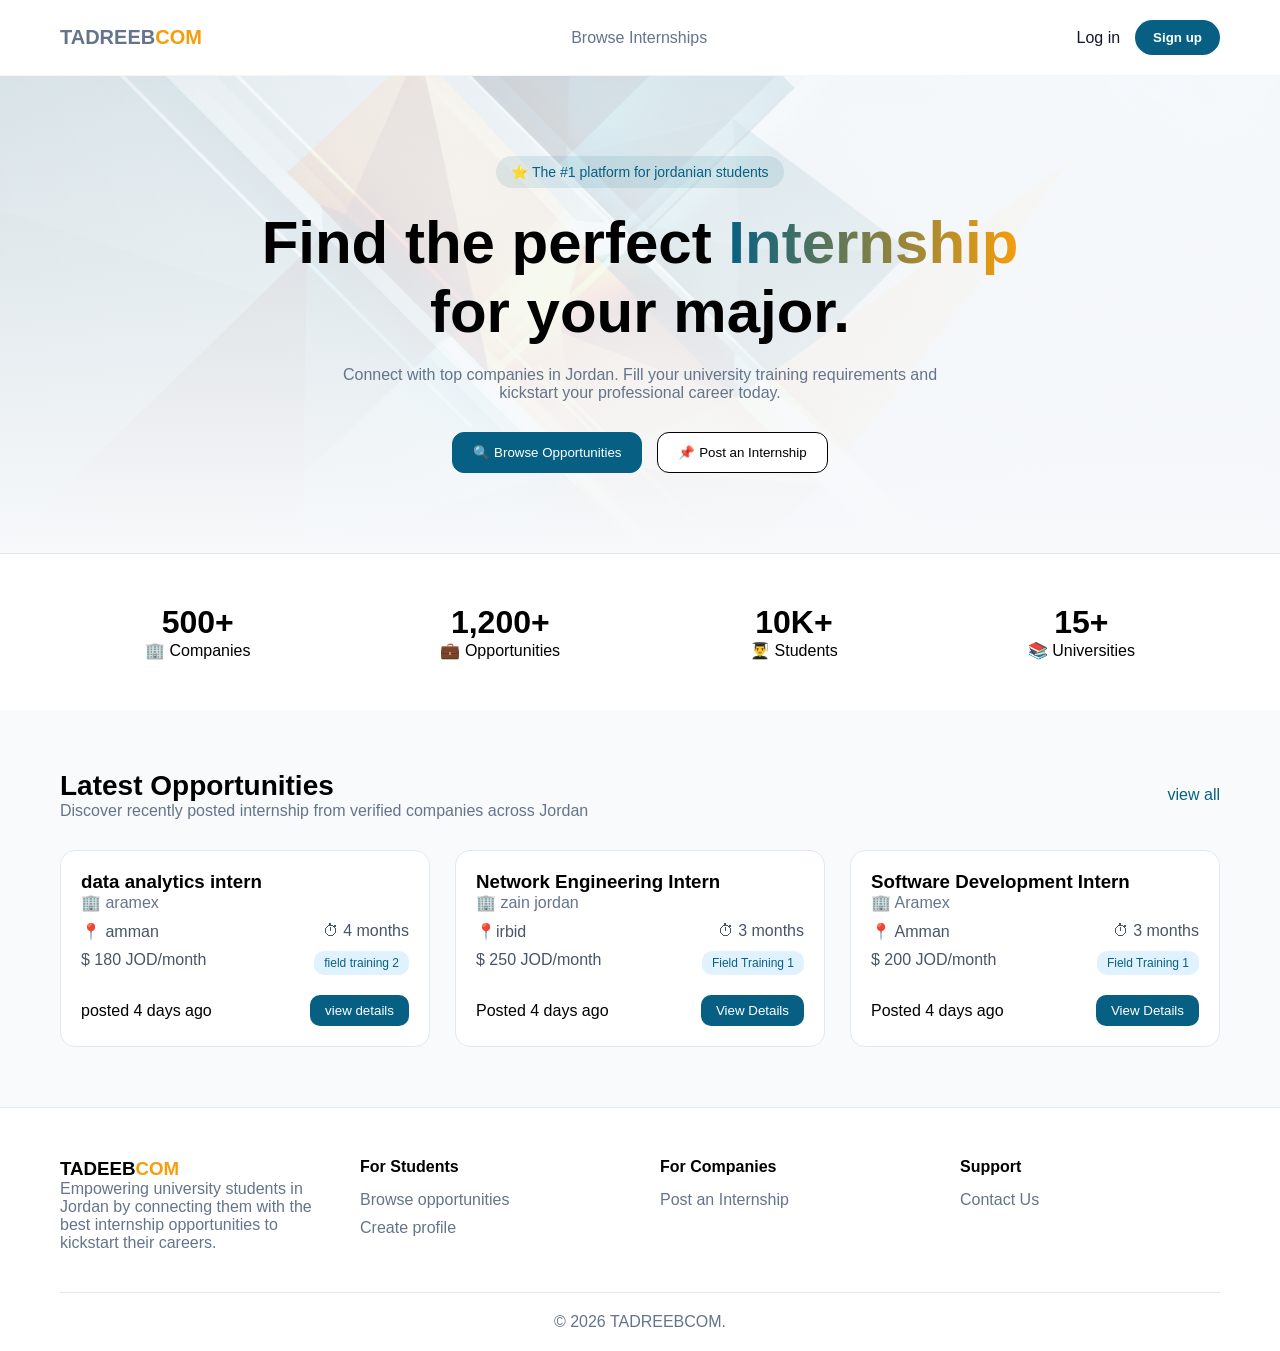
<file: index.html>
<!DOCTYPE html>
<html lang="en">
<head>
    <meta charset="UTF-8">
    <meta name="viewport" content="width=device-width, initial-scale=1.0">
    <title>TADREEBCOM</title>
    <link rel="stylesheet" href="style.css">

</head>
<body>
    <!-- nav bar -->
    <header class="navbar">
        
                <div class="logo">
                    <a href="index.html">TADREEB<span>COM</span></a>
                </div>

                <nav>
                    <a href="student-dashboard.html">Browse Internships</a>
                </nav>

                <div class="auth">
                    <a href="login.html" class="login">Log in</a>
                    <a href="signup.html"><button class="signup">Sign up</button></a>
                </div>
    </header>
    <!-- hero section -->

    <section class="hero">
        <div class="badge">
            ⭐ The #1 platform for jordanian students
        </div>
        <h1>
            Find the perfect 
            <span class="gradient-text">Internship</span>
            <br> for your major.
        </h1>
        <p>
            Connect with top companies in Jordan. Fill your university training
            requirements and kickstart your professional career today.
        </p>

        <div class="buttons">
            <a href="student-dashboard.html"><button class="primary">🔍 Browse Opportunities</button></a>
            <a href="post-internship.html"><button class="secondary">📌 Post an Internship</button></a>
        </div>


    </section>

    <!-- stats -->
     <section class="stats">
        <div class="stat">
            <h2>500+</h2>
            <p>🏢 Companies</p>
        </div>

        <div class="stat">
            <h2>1,200+</h2>
            <p>💼 Opportunities</p>
        </div>

        <div class="stat">
            <h2>10K+</h2>
            <p> 👨‍🎓 Students</p>
        </div>

        <div class="stat">
            <h2>15+</h2>
            <p>📚 Universities</p>
        </div>

     </section>

     <!-- latest opportunities -->
     <section class="opportunities">
        <div class="section-header">
            <div>
                <h2>Latest Opportunities</h2>
                <p>Discover recently posted internship from verified companies across Jordan</p>
            </div>
            <a href="student-dashboard.html">view all</a>
        </div>

        <div class="cards">
            <!-- card1 -->
            <div class="card">
                <h3>data analytics intern</h3>
                <p class="company">🏢 aramex</p>
                
                <div class="info">
                    <span>📍 amman </span>
                    <span>⏱ 4 months</span>
                </div>
                <div class="info">
                    <span>$ 180 JOD/month</span>
                    <span class="tag">field training 2</span>
                </div>
                <div class="card-footer">
                    <span>posted 4 days ago</span>
                    <a href="internship-details.html"><button>view details</button></a>
                </div>
            </div>

            <!-- card2 -->
            <div class="card">
                <h3>Network Engineering Intern</h3>
                <p class="company">🏢 zain jordan</p>
                <div class="info">
                    <span>📍irbid</span>
                    <span>⏱ 3 months</span>
                </div>
                <div class="info">
                    <span>$ 250 JOD/month</span>
                    <span class="tag">Field Training 1</span>
                </div>  

                <div class="card-footer">
                    <span>Posted 4 days ago</span>
                    <a href="internship-details.html"><button>View Details</button></a>
                </div>
            </div>
            <!-- CARD 3 -->
            <div class="card">
                <h3>Software Development Intern</h3>
                <p class="company">🏢 Aramex</p>

                <div class="info">
                    <span>📍 Amman</span>
                    <span>⏱ 3 months</span>
                </div>

                <div class="info">
                    <span>$ 200 JOD/month</span>
                    <span class="tag">Field Training 1</span>
                </div>
                <div class="card-footer">
                    <span>Posted 4 days ago</span>
                    <a href="internship-details.html"><button>View Details</button></a>
                </div>
            </div>



        </div>
     </section>
    <!-- footer -->
    <footer class="footer">
        <div class="footer-container">

            <div class="footer-col">
                <h3 class="logo">TADEEB<span>COM</span></h3>
                <p>
                    Empowering university students in Jordan by connecting them with the best internship
                    opportunities to kickstart their careers.
                </p>
            </div>

            <div class="footer-col">
                <h4>For Students</h4>
                <a href="#">Browse opportunities</a>
                <a href="signup.html">Create profile</a>
                       
            </div>
            <div class="footer-col">
                <h4>For Companies</h4>
                <a href="#">Post an Internship</a>
                
            </div>

            <div class="footer-col">
                <h4>Support</h4>
                <a href="#">Contact Us</a>
            </div>
        </div>

        <div class="footer-bottom">
            © 2026 TADREEBCOM. 
        </div>

    </footer>


</body>
</html>
</file>
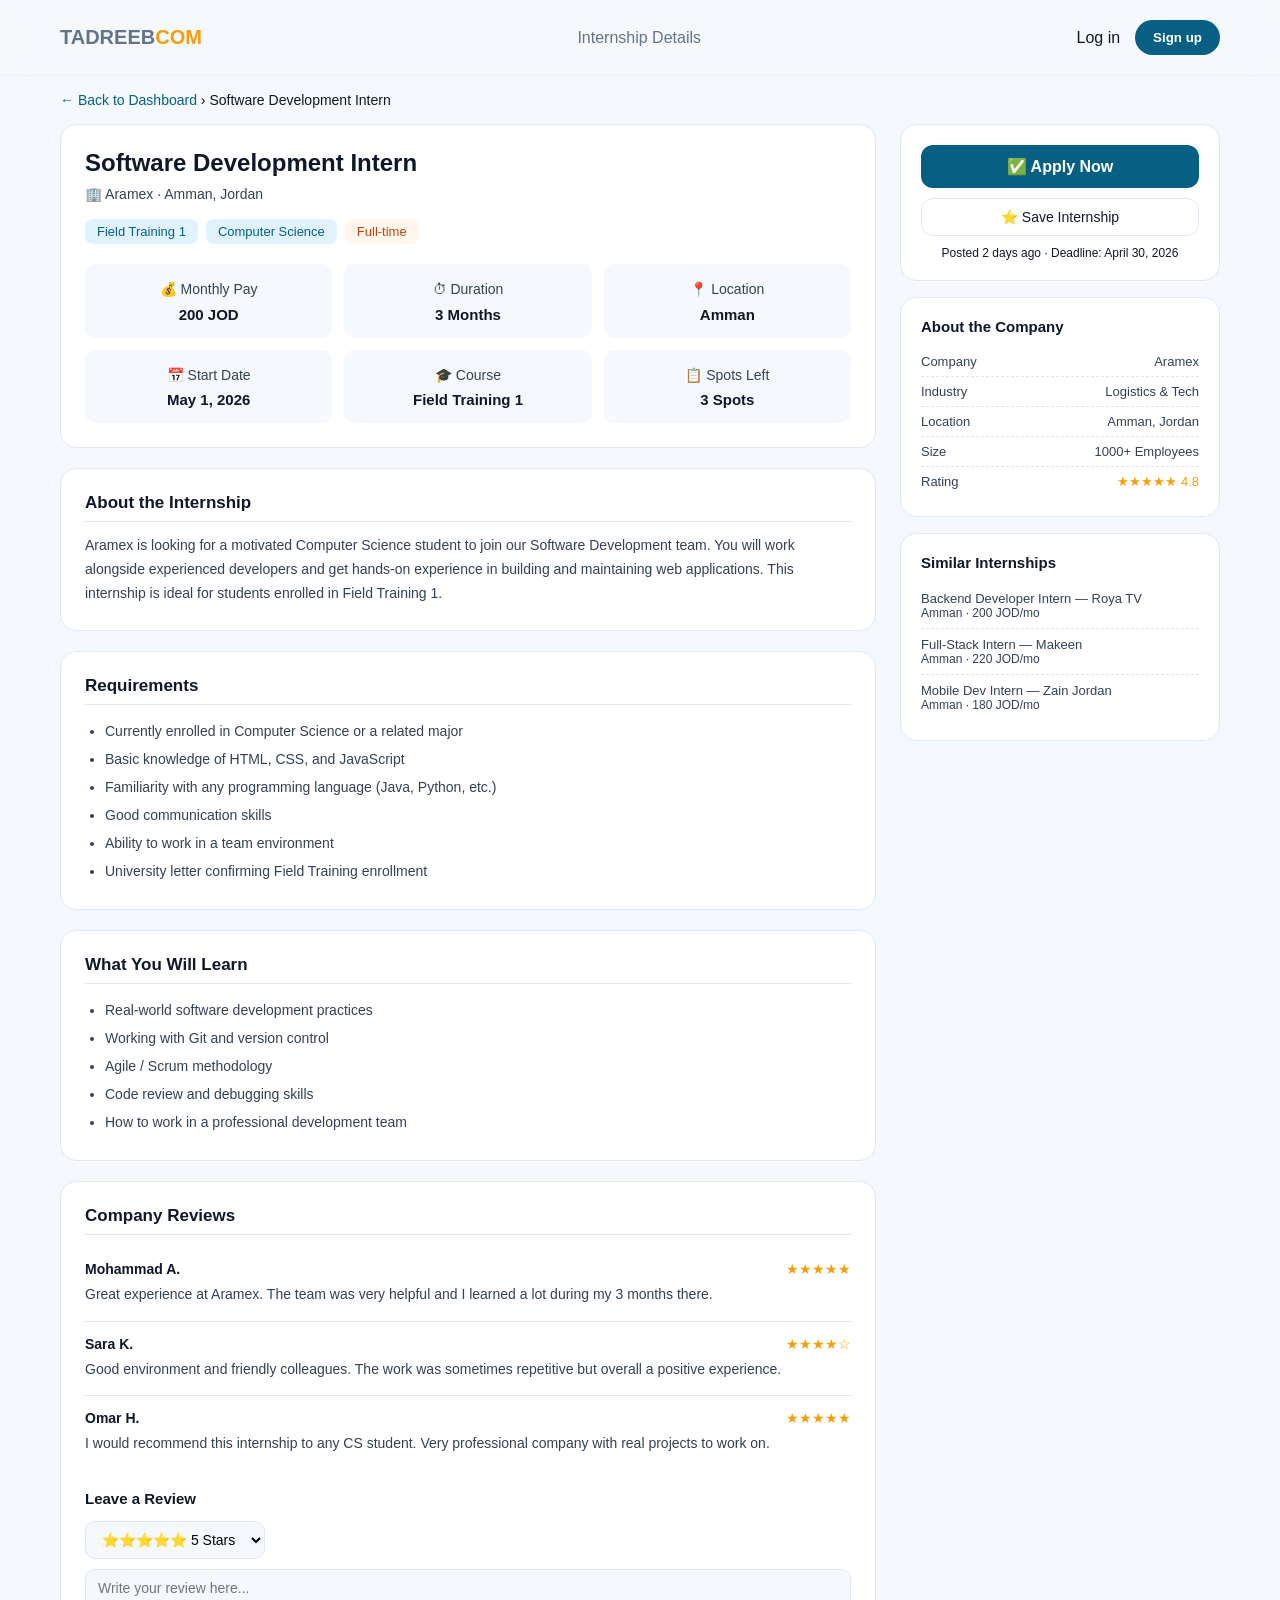
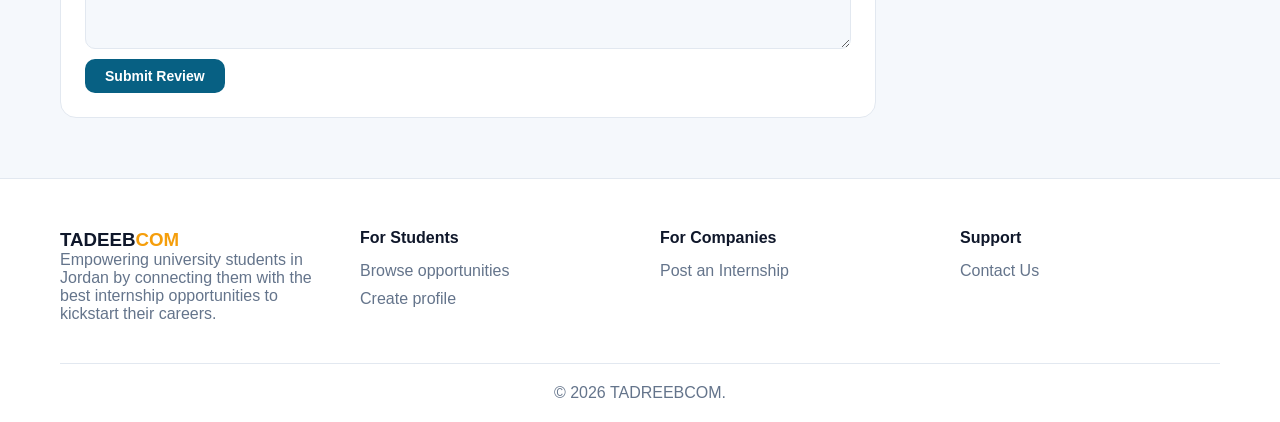
<file: internship-details.html>
<!DOCTYPE html>
<html lang="en">
<head>
    <meta charset="UTF-8">
    <meta name="viewport" content="width=device-width, initial-scale=1.0">
    <title>TADREEBCOM - Internship Details</title>
    <link rel="stylesheet" href="intern-detail.css">
</head>
<body>

<header class="navbar">
  <div class="logo">
      <a href="index.html">TADREEB<span>COM</span></a>
      </div>

                <nav>
                    <a href="student-dashboard.html">Internship Details</a>
                </nav>

                <div class="auth">
                    <a href="login.html" class="login">Log in</a>
                    <a href="signup.html"><button class="signup">Sign up</button></a>
                </div>
    </header>

<div class="breadcrumb">
    <a href="student-dashboard.html">← Back to Dashboard</a> › Software Development Intern
</div>

<div class="page-wrapper">

    <!-- LEFT -->
    <div class="main-content">

        <div class="detail-card">
            <div class="job-header">
                <h1>Software Development Intern</h1>
                <p class="company-info">🏢 Aramex · Amman, Jordan</p>
                <div class="tags-row">
                    <span class="tag">Field Training 1</span>
                    <span class="tag">Computer Science</span>
                    <span class="tag tag-orange">Full-time</span>
                </div>
            </div>
            <div class="info-grid">
                <div class="info-item"><p>💰 Monthly Pay</p><strong>200 JOD</strong></div>
                <div class="info-item"><p>⏱ Duration</p><strong>3 Months</strong></div>
                <div class="info-item"><p>📍 Location</p><strong>Amman</strong></div>
                <div class="info-item"><p>📅 Start Date</p><strong>May 1, 2026</strong></div>
                <div class="info-item"><p>🎓 Course</p><strong>Field Training 1</strong></div>
                <div class="info-item"><p>📋 Spots Left</p><strong id="spotsLeft">3 Spots</strong></div>
            </div>
        </div>

        <div class="detail-card">
            <h2 class="section-title">About the Internship</h2>
            <p>Aramex is looking for a motivated Computer Science student to join our Software Development team. You will work alongside experienced developers and get hands-on experience in building and maintaining web applications. This internship is ideal for students enrolled in Field Training 1.</p>
        </div>

        <div class="detail-card">
            <h2 class="section-title">Requirements</h2>
            <ul>
                <li>Currently enrolled in Computer Science or a related major</li>
                <li>Basic knowledge of HTML, CSS, and JavaScript</li>
                <li>Familiarity with any programming language (Java, Python, etc.)</li>
                <li>Good communication skills</li>
                <li>Ability to work in a team environment</li>
                <li>University letter confirming Field Training enrollment</li>
            </ul>
        </div>

        <div class="detail-card">
            <h2 class="section-title">What You Will Learn</h2>
            <ul>
                <li>Real-world software development practices</li>
                <li>Working with Git and version control</li>
                <li>Agile / Scrum methodology</li>
                <li>Code review and debugging skills</li>
                <li>How to work in a professional development team</li>
            </ul>
        </div>

        <div class="detail-card">
            <h2 class="section-title">Company Reviews</h2>

            <div id="reviewsList">
                <div class="review-item">
                    <div class="review-header">
                        <span class="reviewer-name">Mohammad A.</span>
                        <span class="stars">★★★★★</span>
                    </div>
                    <p class="review-text">Great experience at Aramex. The team was very helpful and I learned a lot during my 3 months there.</p>
                </div>
                <div class="review-item">
                    <div class="review-header">
                        <span class="reviewer-name">Sara K.</span>
                        <span class="stars">★★★★☆</span>
                    </div>
                    <p class="review-text">Good environment and friendly colleagues. The work was sometimes repetitive but overall a positive experience.</p>
                </div>
                <div class="review-item">
                    <div class="review-header">
                        <span class="reviewer-name">Omar H.</span>
                        <span class="stars">★★★★★</span>
                    </div>
                    <p class="review-text">I would recommend this internship to any CS student. Very professional company with real projects to work on.</p>
                </div>
            </div>

            <h3 style="font-size:15px; margin-top:20px; margin-bottom:8px;">Leave a Review</h3>
            <div class="review-form">
                <select id="reviewRating">
                    <option value="5">⭐⭐⭐⭐⭐ 5 Stars</option>
                    <option value="4">⭐⭐⭐⭐ 4 Stars</option>
                    <option value="3">⭐⭐⭐ 3 Stars</option>
                    <option value="2">⭐⭐ 2 Stars</option>
                    <option value="1">⭐ 1 Star</option>
                </select>
                <textarea id="reviewText" placeholder="Write your review here..."></textarea>
                <button class="submit-review" onclick="submitReview()">Submit Review</button>
            </div>
        </div>

    </div>

    <!-- RIGHT SIDEBAR -->
    <div class="sidebar">

        <div class="sidebar-card">
            <button class="apply-btn" id="applyBtn" onclick="applyNow()">✅ Apply Now</button>
            <button class="save-side-btn" id="saveBtn" onclick="toggleSave()">⭐ Save Internship</button>
            <div class="success-msg" id="successMsg">✅ Application submitted successfully!</div>
            <p style="font-size:12px; color:var(--muted); margin-top:10px; text-align:center;">
                Posted 2 days ago · Deadline: April 30, 2026
            </p>
        </div>

        <div class="sidebar-card">
            <h4>About the Company</h4>
            <div class="company-detail-row"><span>Company</span><span>Aramex</span></div>
            <div class="company-detail-row"><span>Industry</span><span>Logistics & Tech</span></div>
            <div class="company-detail-row"><span>Location</span><span>Amman, Jordan</span></div>
            <div class="company-detail-row"><span>Size</span><span>1000+ Employees</span></div>
            <div class="company-detail-row"><span>Rating</span><span style="color:var(--span);">★★★★★ 4.8</span></div>
        </div>

        <div class="sidebar-card">
            <h4>Similar Internships</h4>
            <div class="similar-item">Backend Developer Intern — Roya TV<span>Amman · 200 JOD/mo</span></div>
            <div class="similar-item">Full-Stack Intern — Makeen<span>Amman · 220 JOD/mo</span></div>
            <div class="similar-item">Mobile Dev Intern — Zain Jordan<span>Amman · 180 JOD/mo</span></div>
        </div>

    </div>
</div>

 <footer class="footer">
        <div class="footer-container">

            <div class="footer-col">
                <h3 class="logo">TADEEB<span>COM</span></h3>
                <p>
                    Empowering university students in Jordan by connecting them with the best internship
                    opportunities to kickstart their careers.
                </p>
            </div>

            <div class="footer-col">
                <h4>For Students</h4>
                <a href="#">Browse opportunities</a>
                <a href="signup.html">Create profile</a>
                       
            </div>
            <div class="footer-col">
                <h4>For Companies</h4>
                <a href="#">Post an Internship</a>
                
            </div>

            <div class="footer-col">
                <h4>Support</h4>
                <a href="#">Contact Us</a>
            </div>
        </div>

        <div class="footer-bottom">
            © 2026 TADREEBCOM. 
        </div>

    </footer>

<script>
    let applied = false;
    let saved = false;
    let spots = 3;

    function applyNow() {
        if (applied) return;
        applied = true;

        // Update button
        const btn = document.getElementById('applyBtn');
        btn.textContent = '✅ Applied!';
        btn.disabled = true;

        // Show success message
        document.getElementById('successMsg').style.display = 'block';

        // Reduce spots
        spots--;
        document.getElementById('spotsLeft').textContent = spots + ' Spots';
    }

    function toggleSave() {
        saved = !saved;
        const btn = document.getElementById('saveBtn');
        if (saved) {
            btn.textContent = '⭐ Saved!';
            btn.classList.add('saved');
        } else {
            btn.textContent = '⭐ Save Internship';
            btn.classList.remove('saved');
        }
    }

    function submitReview() {
        const text = document.getElementById('reviewText').value.trim();
        if (!text) {
            alert('Please write your review first.');
            return;
        }

        const rating = document.getElementById('reviewRating').value;
        const stars = '★'.repeat(parseInt(rating)) + '☆'.repeat(5 - parseInt(rating));

        const newReview = document.createElement('div');
        newReview.className = 'review-item';
        newReview.innerHTML = `
            <div class="review-header">
                <span class="reviewer-name">You</span>
                <span class="stars">${stars}</span>
            </div>
            <p class="review-text">${text}</p>
        `;

        document.getElementById('reviewsList').appendChild(newReview);
        document.getElementById('reviewText').value = '';
        document.getElementById('reviewRating').value = '5';
    }
</script>

</body>
</html>
</file>
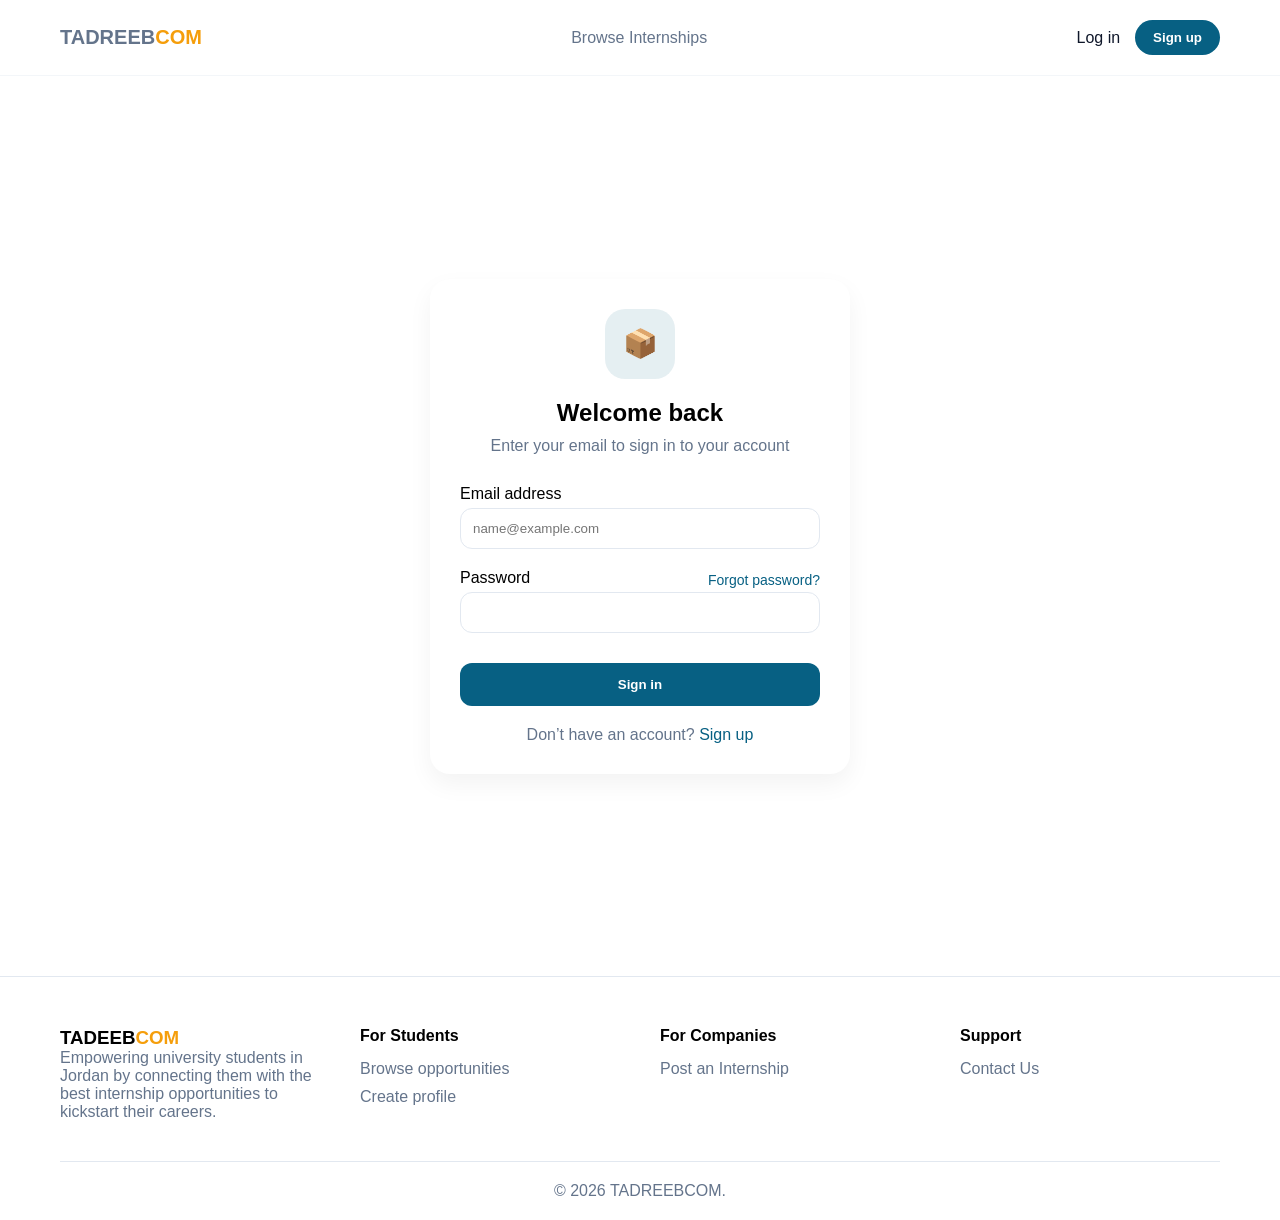
<file: login.html>
<!DOCTYPE html>
<html lang="en">
<head>
  <meta charset="UTF-8">
  <meta name="viewport" content="width=device-width, initial-scale=1.0">
  <title>TADREEBCOM</title>
  <link rel="stylesheet" href="auth.css">
</head>
<body>
      <header class="navbar">
        
                <div class="logo">
                    <a href="index.html">TADREEB<span>COM</span></a>
                </div>

                <nav>
                    <a href="student-dashboard.html">Browse Internships</a>
                </nav>

                <div class="auth">
                    <a href="login.html" class="login">Log in</a>
                    <a href="signup.html"><button class="signup">Sign up</button></a>
                </div>
    </header>
<div class="login-container">

  <div class="login-card">

    <!-- ICON -->
    <div class="login-icon">📦</div>

    <!-- TITLE -->
    <h2>Welcome back</h2>
    <p class="subtitle">Enter your email to sign in to your account</p>

    <!-- FORM -->
    <form>

      <label>Email address</label>
      <input type="email" placeholder="name@example.com">

      <div class="password-row">
        <label>Password</label>
        <a href="#">Forgot password?</a>
      </div>
      <input type="password">

      <button class="login-btn">Sign in</button>

    </form>

    <!-- FOOTER -->
    <p class="signup-text">
      Don’t have an account?
      <a href="signup.html">Sign up</a>
    </p>

  </div>

</div>

     <footer class="footer">
        <div class="footer-container">

            <div class="footer-col">
                <h3 class="logo">TADEEB<span>COM</span></h3>
                <p>
                    Empowering university students in Jordan by connecting them with the best internship
                    opportunities to kickstart their careers.
                </p>
            </div>

            <div class="footer-col">
                <h4>For Students</h4>
                <a href="#">Browse opportunities</a>
                <a href="signup.html">Create profile</a>
                       
            </div>
            <div class="footer-col">
                <h4>For Companies</h4>
                <a href="#">Post an Internship</a>
                
            </div>

            <div class="footer-col">
                <h4>Support</h4>
                <a href="#">Contact Us</a>
            </div>
        </div>

        <div class="footer-bottom">
            © 2026 TADREEBCOM. 
        </div>

    </footer>
</body>
</html>
</file>
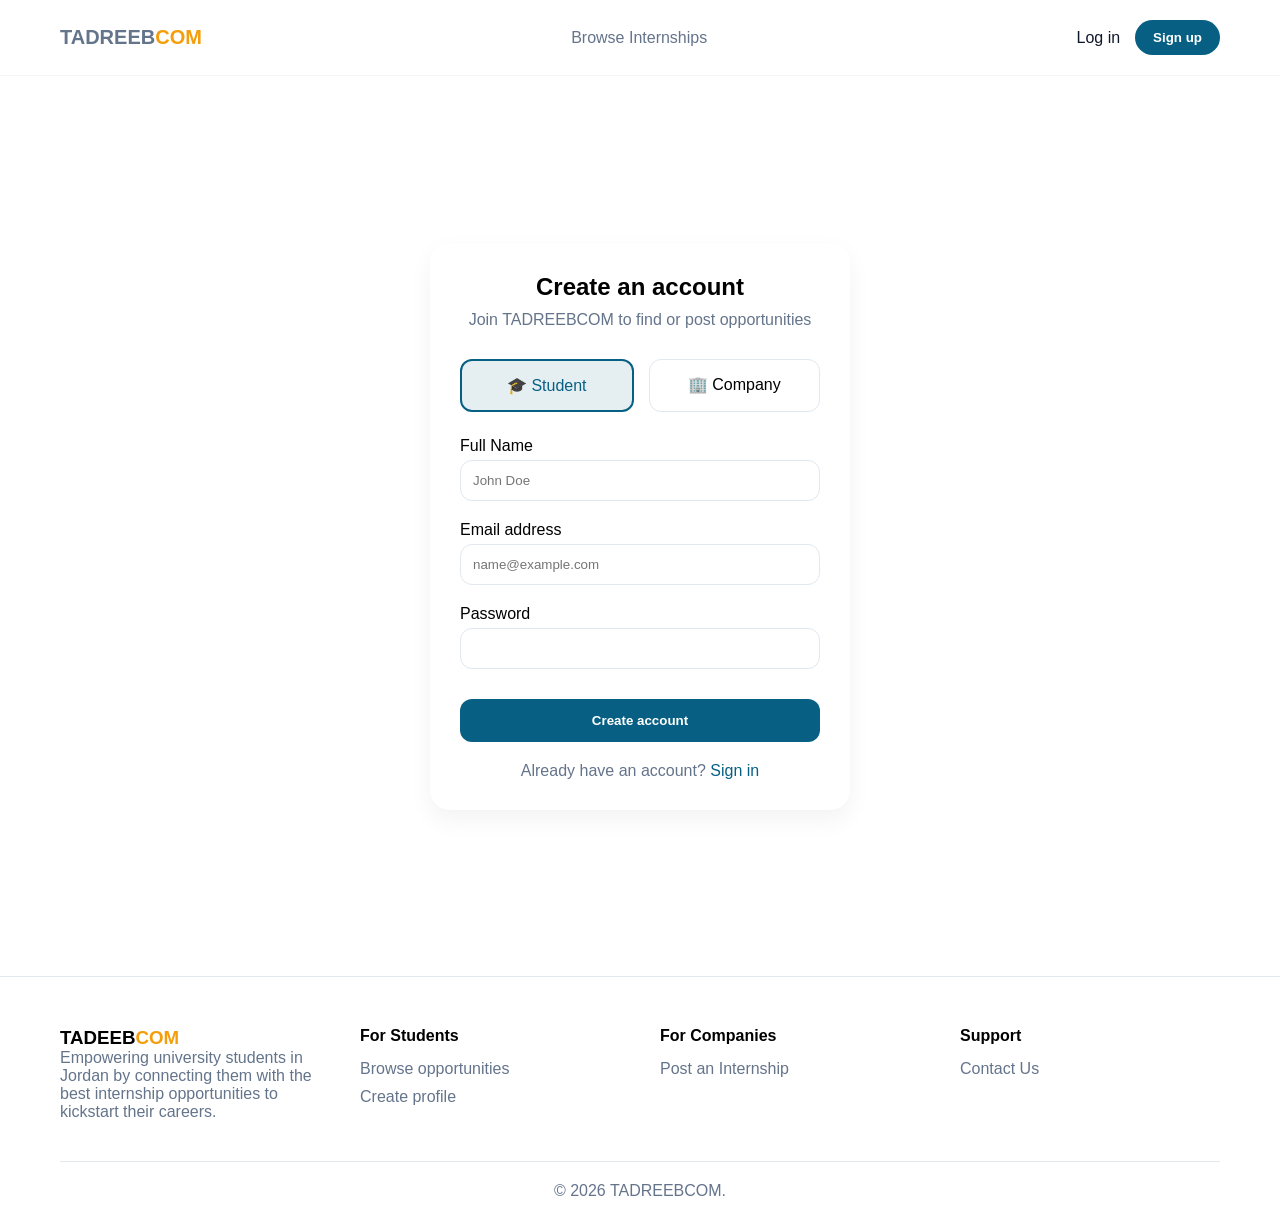
<file: signup.html>
<!DOCTYPE html>
<html lang="en">
<head>
    <meta charset="UTF-8">
    <meta name="viewport" content="width=device-width, initial-scale=1.0">
    <title>TADREEBCOM</title>
    <link rel="stylesheet" href="auth.css">
</head>
<body>
        <header class="navbar">
        
                <div class="logo">
                    <a href="index.html">TADREEB<span>COM</span></a>
                </div>

                <nav>
                    <a href="student-dashboard.html">Browse Internships</a>
                </nav>

                <div class="auth">
                    <a href="login.html" class="login">Log in</a>
                    <a href="signup.html"><button class="signup">Sign up</button></a>
                </div>
    </header>

<div class="login-container">

  <div class="login-card">

    <h2>Create an account</h2>
    <p class="subtitle">Join TADREEBCOM to find or post opportunities</p>

    <!-- USER TYPE -->
    <div class="user-type">
      <div class="type active" data-type="student">🎓 Student</div>
      <div class="type" data-type="company">🏢 Company</div>
    </div>

    <!-- FORM -->
    <form>

      <label>Full Name</label>
      <input type="text" placeholder="John Doe">

      <label>Email address</label>
      <input type="email" placeholder="name@example.com">

      <label>Password</label>
      <input type="password">

      <button class="login-btn">Create account</button>

    </form>

    <p class="signup-text">
      Already have an account? <a href="login.html">Sign in</a>
    </p>

  </div>

</div>




 <footer class="footer">
        <div class="footer-container">

            <div class="footer-col">
                <h3 class="logo">TADEEB<span>COM</span></h3>
                <p>
                    Empowering university students in Jordan by connecting them with the best internship
                    opportunities to kickstart their careers.
                </p>
            </div>

            <div class="footer-col">
                <h4>For Students</h4>
                <a href="#">Browse opportunities</a>
                <a href="signup.html">Create profile</a>
                       
            </div>
            <div class="footer-col">
                <h4>For Companies</h4>
                <a href="#">Post an Internship</a>
                
            </div>

            <div class="footer-col">
                <h4>Support</h4>
                <a href="#">Contact Us</a>
            </div>
        </div>

        <div class="footer-bottom">
            © 2026 TADREEBCOM. 
        </div>

    </footer>
    <script src="bt-switch.js"></script>

</body>
</html>
</file>
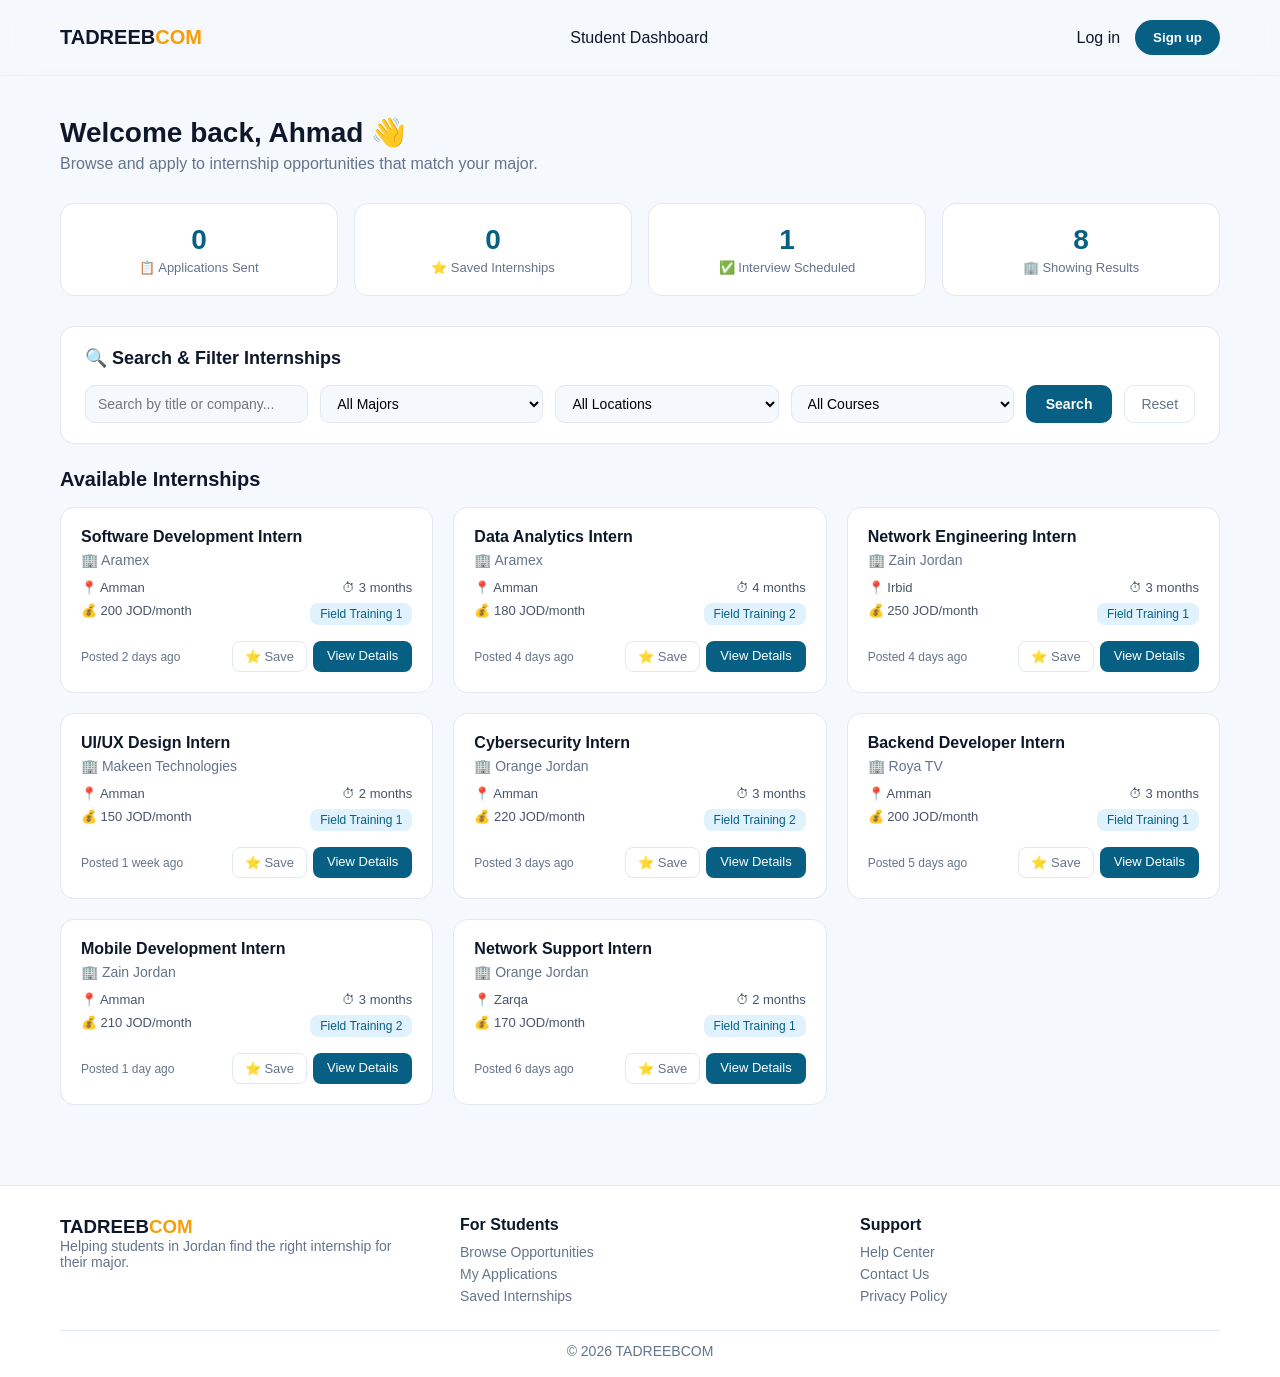
<file: student-dashboard.html>
<!DOCTYPE html>
<html lang="en">
<head>
    <meta charset="UTF-8">
    <meta name="viewport" content="width=device-width, initial-scale=1.0">
    <title>TADREEBCOM - Student Dashboard</title>
    <link rel="stylesheet" href="std-dash.css">
</head>
<body>

 <header class="navbar">
        
                <div class="logo">
                    <a href="index.html">TADREEB<span>COM</span></a>
                </div>

                <nav>
                    <a href="student-dashboard.html">Student Dashboard</a>
                </nav>

                <div class="auth">
                    <a href="login.html" class="login">Log in</a>
                    <a href="signup.html"><button class="signup">Sign up</button></a>
                </div>
    </header>

<main class="page-wrapper">

    <div class="welcome">
        <h1>Welcome back, Ahmad 👋</h1>
        <p>Browse and apply to internship opportunities that match your major.</p>
    </div>

    <div class="stats-row">
        <div class="stat-card">
            <h3 id="stat-applied">0</h3>
            <p>📋 Applications Sent</p>
        </div>
        <div class="stat-card">
            <h3 id="stat-saved">0</h3>
            <p>⭐ Saved Internships</p>
        </div>
        <div class="stat-card">
            <h3>1</h3>
            <p>✅ Interview Scheduled</p>
        </div>
        <div class="stat-card">
            <h3 id="stat-showing">8</h3>
            <p>🏢 Showing Results</p>
        </div>
    </div>

    <div class="filter-section">
        <h2>🔍 Search & Filter Internships</h2>
        <div class="filters">
            <input type="text" id="searchInput" placeholder="Search by title or company..." />
            <select id="filterMajor">
                <option value="">All Majors</option>
                <option value="cs">Computer Science</option>
                <option value="network">Network Engineering</option>
                <option value="design">UI/UX Design</option>
                <option value="security">Cybersecurity</option>
            </select>
            <select id="filterLocation">
                <option value="">All Locations</option>
                <option value="amman">Amman</option>
                <option value="irbid">Irbid</option>
                <option value="zarqa">Zarqa</option>
            </select>
            <select id="filterCourse">
                <option value="">All Courses</option>
                <option value="ft1">Field Training 1</option>
                <option value="ft2">Field Training 2</option>
            </select>
            <button class="search-btn" onclick="applyFilters()">Search</button>
            <button class="reset-btn" onclick="resetFilters()">Reset</button>
        </div>
    </div>

    <h2 class="section-title">Available Internships</h2>
    <div class="no-results" id="noResults">😕 No internships found. Try different filters.</div>
    <div class="cards-grid" id="cardsGrid"></div>

</main>

<footer class="footer">
    <div class="footer-container">
        <div class="footer-col">
            <h3 class="logo">TADREEB<span>COM</span></h3>
            <p>Helping students in Jordan find the right internship for their major.</p>
        </div>
        <div class="footer-col">
            <h4>For Students</h4>
            <a href="#">Browse Opportunities</a>
            <a href="#">My Applications</a>
            <a href="#">Saved Internships</a>
        </div>
        <div class="footer-col">
            <h4>Support</h4>
            <a href="#">Help Center</a>
            <a href="#">Contact Us</a>
            <a href="#">Privacy Policy</a>
        </div>
    </div>
    <div class="footer-bottom">© 2026 TADREEBCOM</div>
</footer>

<script src="std-dash.js"></script>

</body>
</html>
</file>
<file: style.css>
*{
    box-sizing: border-box;
    margin: 0;
    padding: 0;
    font-family: "Segoe UI",sans-serif;
}
:root {
    --background:#F8FAFC;
    --bg: #F5F8FC;
    --foreground:   #0F1729;
    --card:  #FFFFFF;
    --border:  #E2E8F0;
    --muted-foreground:  #64748B;
    --primary: #076083;
    --primary-foreground: #F8FAFC;
    --span:   #F59E0B;
    --destructive: #F87171;
    --radius: 20px;
}

.navbar{
    display: flex;
    justify-content: space-between;
    align-items: center;
    padding: 20px 60px;
    position: sticky;
    top: 0;
    z-index: 50;
    width: 100%;
    border-bottom: 1px solid color-mix(in srgb, var(--border) 40%, transparent);/**/
    backdrop-filter: blur(15px);/**/

}

.logo a{
    text-decoration: none;
    color: var(--muted-foreground);
    font-weight: bold;
    font-size: 20px;
    
}
.logo span{
    color: var(--muted-foreground);
    color: var(--span);
}

nav a{
    text-decoration: none;
    color: var(--muted-foreground);/**/
}
nav a:hover{
    color: var(--primary);
}

.auth{
    display: flex;
    gap: 15px;
    align-items: center;
}

.login {
    color:#0f172a;
    text-decoration: none;
}

.signup {
    background: var(--primary);
    padding: 10px 18px;
    border-radius: var(--radius);
    cursor: pointer;
    border: none;
    color: white;
    font-weight: bold;
}

/**hero section*/

.hero{
    position: relative;
    text-align: center;
    padding: 80px 20px;
    background: var(--bg);
    overflow: hidden;
    
}

.badge{
    background: rgba(7, 96, 131, 0.1);
    color: var(--primary);
    display: inline-block;
    padding: 8px 15px;
    border-radius: 20px;
    font-size: 14px;
    margin-bottom: 20px;

}

.hero p{
    color: var(--muted-foreground);
}

/* BACKGROUND IMAGE */
.hero::before {
  content: "";
  position: absolute;
  inset: 0;
  background: url("bg.png") center/cover no-repeat;
  opacity: 0.15;
  z-index: 0;
}
/* Gradient text */
.gradient-text {
  background: linear-gradient(90deg, var(--primary), var(--span));
  color: transparent;
}
/* GRADIENT OVERLAY */
.hero::after {
  content: "";
  position: absolute;
  inset: 0;
  background: linear-gradient(to bottom,rgba(247, 249, 251, 0) 0%,#f7f9fb 100%);
  z-index: 1;
  
}
/* KEEP CONTENT ABOVE */
.hero > * {
  position: relative;
  z-index: 2;
}


.hero h1 {
  font-size: 60px;
  font-weight: 800;
  margin-bottom: 20px;
}
.gradient-text {
  background: linear-gradient(90deg, var(--primary), var(--span));
  -webkit-background-clip: text;
  background-clip: text;
  color: transparent;
}

.hero p {
  max-width: 600px;
  margin: auto;
  color: var(--muted-foreground);
  margin-bottom: 30px;
}
.buttons {
  display: flex;
  justify-content: center;
  gap: 15px;
}

.primary {
  background: var(--primary);
  border: 1px solid var(--primary);
  padding: 12px 20px;
  border-radius: 12px;
  color: white;
  cursor: pointer;
}

.secondary {
  background: white;
  padding: 12px 20px;
  border-radius: 12px;
  cursor: pointer;
  border: 1px solid black;
}

/* STATS */
.stats {
  display: flex;
  justify-content: space-around;
  padding: 50px;
  background: var(--card);
  border-top: 1px solid var(--border);
}
.stat {
  text-align: center;
}
.stat h2 {
  font-size: 32px;
  font-weight: bold;
}
.stat p {
  color: var(--muted-foreground);
}

/* OPPORTUNITIES */
.opportunities {
  padding: 60px;
  background: var(--background);
}


.section-header {
  display: flex;
  justify-content: space-between;
  align-items: center;
  margin-bottom: 30px;
}
.section-header h2 {
  font-size: 28px;
}

.section-header p {
  color: var(--muted-foreground);
}

.section-header a {
  color: var(--primary);
  text-decoration: none;
}
.cards {
    display: grid;
    grid-template-columns: repeat(auto-fit, minmax(300px, 1fr));
    gap: 25px;
}
.card {
    background: var(--card);
    border: 1px solid var(--border);
    border-radius: 15px;
    padding: 20px;
    transition: 0.3s ease;
}
.card:hover {
    transform: translateY(-5px);
}

.company,.stat p {
    color: var(--muted);
}

.tag {
    background: rgba(7, 96, 131, 0.1);
    color: var(--primary);
}

.company {
  color: var(--muted-foreground);
  margin-bottom: 10px;
}
.info {
  display: flex;
  justify-content: space-between;
  margin: 10px 0;
  color: #475569;
}

.tag {
  background: #e0f2fe;
  padding: 5px 10px;
  border-radius: 10px;
  font-size: 12px;
}

.card-footer {
  display: flex;
  justify-content: space-between;
  align-items: center;
  margin-top: 20px;
}


.card-footer button {
  background: var(--primary);
  color: white;
  border: none;
  padding: 8px 15px;
  border-radius: 10px;
  cursor: pointer;
}
/* FOOTER */
.footer {
  background: white;
  padding: 50px 60px 20px;
}
.footer {
  background: var(--card);
  border-top: 1px solid var(--border);
}

.footer-col a, .footer-col p,.footer-bottom {
  color: var(--muted);
}

.footer-container {
  display: flex;
  justify-content: space-between;
  gap: 40px;
}

.footer-col {
  flex: 1;
}

.footer-col h4 {
  margin-bottom: 15px;
}
.footer-col a {
  display: block;
  text-decoration: none;
  color: var(--muted-foreground);
  margin-bottom: 10px;
}

.footer-col p {
  color: var(--muted-foreground);
}
.footer-bottom {
  text-align: center;
  margin-top: 40px;
  padding-top: 20px;
  border-top: 1px solid var(--border);
  color: var(--muted-foreground);
}

/* MOBILE RESPONSIVE */
@media (max-width: 768px) {

  /* NAVBAR */
  .navbar {
    padding: 15px 20px;
  }

  nav {
    display: none; /* اختياري تخفيها */
  }

  /* HERO */
  .hero h1 {
    font-size: 32px;
    line-height: 1.3;
  }

  .hero p {
    font-size: 14px;
  }

  /* BUTTONS */
  .buttons {
    flex-direction: column;
    align-items: center;
  }

  .buttons a {
    width: 100%;
    max-width: 300px;
  }

  .primary, .secondary {
    width: 100%;
  }

  /* STATS */
  .stats {
    flex-direction: column;
    gap: 25px;
    padding: 30px 20px;
  }

  /* OPPORTUNITIES */
  .opportunities {
    padding: 40px 20px;
  }

  .section-header {
    flex-direction: column;
    align-items: flex-start;
    gap: 10px;
  }

  /* CARDS */
  .cards {
    grid-template-columns: 1fr;
  }

  /* FOOTER */
  .footer {
    padding: 40px 20px;
  }

  .footer-container {
    flex-direction: column;
    gap: 30px;
  }

}
</file>
<file: intern-detail.css>
* { 
    box-sizing: border-box; 
    margin: 0; 
    padding: 0; 
    font-family: "Segoe UI", sans-serif; 
}
:root {

    --background:#F8FAFC;
    --bg: #F5F8FC;
    --foreground:   #0F1729;
    --card:  #FFFFFF;
    --border:  #E2E8F0;
    --muted-foreground:  #64748B;
    --primary: #076083;
    --primary-foreground: #F8FAFC;
    --span:   #F59E0B;
    --destructive: #F87171;
    --radius: 20px;
}
body { 
    background: var(--bg); 
    color: #0f172a; 
}

.navbar{
    display: flex;
    justify-content: space-between;
    align-items: center;
    padding: 20px 60px;
    position: sticky;
    top: 0;
    z-index: 50;
    width: 100%;
    border-bottom: 1px solid color-mix(in srgb, var(--border) 40%, transparent);/**/
    backdrop-filter: blur(15px);/**/

}

.logo a{
    text-decoration: none;
    color: var(--muted-foreground);
    font-weight: bold;
    font-size: 20px;
    
}
.logo span{
    color: var(--muted-foreground);
    color: var(--span);
}

nav a{
    text-decoration: none;
    color: var(--muted-foreground);/**/
}
nav a:hover{
    color: var(--primary);
}

.auth{
    display: flex;
    gap: 15px;
    align-items: center;
}

.login {
    color:#0f172a;
    text-decoration: none;
}

.signup {
    background: var(--primary);
    padding: 10px 18px;
    border-radius: var(--radius);
    cursor: pointer;
    border: none;
    color: white;
    font-weight: bold;
}

.breadcrumb { 
    padding: 16px 60px; 
    font-size: 14px; 
    color: var(--muted); 
}
.breadcrumb a { 
    color: var(--primary); 
    text-decoration: none; 
}
.breadcrumb a:hover { 
    text-decoration: underline; 
}

.page-wrapper {
    padding: 0 60px 60px;
    display: grid;
    grid-template-columns: 1fr 320px;
    gap: 24px;
}

.main-content { 
    display: flex; 
    flex-direction: column; 
    gap: 20px; 
}

.detail-card {
    background: var(--card); 
    border: 1px solid var(--border);
    border-radius: 16px; 
    padding: 24px;
}

.job-header h1 { 
    font-size: 24px; 
    margin-bottom: 6px; 
}
.company-info { 
    color: var(--muted); 
    font-size: 15px; 
    margin-bottom: 12px; 
}
.tags-row { 
    display: flex; 
    gap: 8px; 
    flex-wrap: wrap; 
}
.tag { 
    background: #e0f2fe; 
    color: var(--primary); 
    padding: 5px 12px; 
    border-radius: 8px; 
    font-size: 13px; 
}
.tag-orange { 
    background: #fff7ed; 
    color: #c2410c; 
}

.info-grid { 
    display: grid; 
    grid-template-columns: repeat(3, 1fr); 
    gap: 12px; 
    margin-top: 20px; 
}
.info-item { 
    background: var(--bg); 
    border-radius: 10px; 
    padding: 14px; 
    text-align: center; 
}
.info-item p { 
    font-size: 12px; 
    color: var(--muted); 
    margin-bottom: 4px; }
.info-item strong { 
    font-size: 15px;
 }

.section-title {
    font-size: 17px; 
    font-weight: 700; 
    margin-bottom: 12px;
    padding-bottom: 8px; 
    border-bottom: 1px solid var(--border);
}
.detail-card p { 
    color: #334155; 
    line-height: 1.7; 
    font-size: 14px; 
}
.detail-card ul { 
    padding-left: 20px; 
    color: #334155; 
    font-size: 14px; 
    line-height: 2; 
}

 /* Reviews */
.review-item { 
    padding: 14px 0; 
    border-bottom: 1px solid var(--border); 
}
.review-item:last-of-type { 
    border-bottom: none; 
}
.review-header { 
    display: flex; 
    justify-content: space-between; 
    margin-bottom: 6px; 
}
.reviewer-name { 
    font-weight: 600; 
    font-size: 14px; }
.stars {
    color: var(--span); 
    font-size: 14px; }
.review-text { 
    color: var(--muted); 
    font-size: 13px;
     line-height: 1.5; 
    }

.review-form { 
    display: flex; 
    flex-direction: column; 
    gap: 10px; 
    margin-top: 14px;
}

.review-form textarea {
    width: 100%; 
    padding: 10px 12px; 
    border: 1px solid var(--border);
    border-radius: 10px;
     font-size: 14px; 
     resize: vertical; 
     min-height: 80px; 
     background: var(--bg);
}
.review-form select {
    padding: 9px 12px; 
    border: 1px solid var(--border);
    border-radius: 10px;
     font-size: 14px; 
     background: var(--bg);
      width: 180px;
}
.submit-review {
    background: var(--primary); 
    color: white;
     border: none;
    padding: 9px 20px;
     border-radius: 10px; 
     cursor: pointer;
    font-size: 14px; 
    font-weight: 600; 
    align-self: flex-start;
}

/* Sidebar */
.sidebar { 
    display: flex; 
    flex-direction: column;
     gap: 16px; 
    }
.sidebar-card { 
    background: var(--card); 
    border: 1px solid var(--border); 
    border-radius: 16px; 
    padding: 20px; 
}

.apply-btn {
    width: 100%; 
    background: var(--primary); 
    color: white; 
    border: none;
    padding: 12px; 
    border-radius: 12px; 
    font-size: 16px; 
    font-weight: 600;
    cursor: pointer; 
    margin-bottom: 10px;
}
.apply-btn:disabled { 
    background: #94a3b8; 
    cursor: not-allowed; 
}
.save-side-btn {
    width: 100%; 
    background: white; 
    border: 1px solid var(--border);
    padding: 10px; 
    border-radius: 12px; 
    font-size: 14px; 
    cursor: pointer; 
    color: var(--muted);
}
.save-side-btn.saved { 
    border-color: var(--span); 
    color: var(--span); 
}

.sidebar-card h4 { 
    font-size: 15px;
     margin-bottom: 12px; 
    }
.company-detail-row {
    display: flex; 
    justify-content: space-between; 
    font-size: 13px;
    padding: 7px 0; 
    border-bottom: 1px dashed var(--border); color: #334155;
}
.company-detail-row:last-child { border-bottom: none; }
.company-detail-row span:first-child { color: var(--muted); }

.similar-item { 
    font-size: 13px; 
    color: #334155; 
    padding: 8px 0; 
    border-bottom: 1px dashed var(--border); }
.similar-item:last-child { border-bottom: none; }
.similar-item span { color: var(--muted); 
    font-size: 12px; 
    display: block; 
}
/* Success message */
.success-msg {
    display: none; 
    background: #dcfce7; 
    border: 1px solid #bbf7d0; color: #166534;
    padding: 10px 14px; border-radius: 10px; font-size: 13px; text-align: center; margin-top: 8px;
}
.footer {
  background: white;
  padding: 50px 60px 20px;
}
.footer {
  background: var(--card);
  border-top: 1px solid var(--border);
}

.footer-col a, .footer-col p,.footer-bottom {
  color: var(--muted);
}

.footer-container {
  display: flex;
  justify-content: space-between;
  gap: 40px;
}

.footer-col {
  flex: 1;
}

.footer-col h4 {
  margin-bottom: 15px;
}
.footer-col a {
  display: block;
  text-decoration: none;
  color: var(--muted-foreground);
  margin-bottom: 10px;
}

.footer-col p {
  color: var(--muted-foreground);
}
.footer-bottom {
  text-align: center;
  margin-top: 40px;
  padding-top: 20px;
  border-top: 1px solid var(--border);
  color: var(--muted-foreground);
}

@media (max-width: 900px) {
    .navbar, .breadcrumb, .page-wrapper, .footer { padding-inline: 20px; }
    .page-wrapper { grid-template-columns: 1fr; }
    .info-grid { grid-template-columns: repeat(2, 1fr); }
}
</file>
<file: auth.css>
*{
    box-sizing: border-box;
    margin: 0;
    padding: 0;
    font-family: "Segoe UI",sans-serif;
}
:root {
    --card:  #FFFFFF;
    --border:  #E2E8F0;
    --muted-foreground:  #64748B;
    --primary: #076083;
    --span:   #F59E0B;
    --radius: 20px;
}

.navbar{
    display: flex;
    justify-content: space-between;
    align-items: center;
    padding: 20px 60px;
    position: sticky;
    top: 0;
    z-index: 50;
    width: 100%;
    border-bottom: 1px solid color-mix(in srgb, var(--border) 40%, transparent);/**/
    backdrop-filter: blur(15px);/**/

}

.logo a{
    text-decoration: none;
    color: var(--muted-foreground);
    font-weight: bold;
    font-size: 20px;
    
}
.logo span{
    color: var(--muted-foreground);
    color: var(--span);
}

nav a{
    text-decoration: none;
    color: var(--muted-foreground);/**/
}
nav a:hover{
    color: var(--primary);
}

.auth{
    display: flex;
    gap: 15px;
    align-items: center;
}

.login {
    color:#0f172a;
    text-decoration: none;
}

.signup {
    background: var(--primary);
    padding: 10px 18px;
    border-radius: var(--radius);
    cursor: pointer;
    border: none;
    color: white;
    font-weight: bold;
}

/*mid*/
/* LOGIN PAGE */
.login-container {
  min-height: 100vh;
  display: flex;
  justify-content: center;
  align-items: center;
  background: var(--bg);
}

.login-card {
  background: var(--card);
  padding: 30px;
  border-radius: 20px;
  width: 100%;
  max-width: 420px;
  box-shadow: 0 10px 25px rgba(0,0,0,0.05);
  text-align: center;
}

/* ICON */
.login-icon {
  width: 70px;
  height: 70px;
  margin: auto;
  margin-bottom: 20px;
  border-radius: 20px;
  background: rgba(7, 96, 131, 0.1);
  display: flex;
  align-items: center;
  justify-content: center;
  font-size: 28px;
}

/* TEXT */
.login-card h2 {
  margin-bottom: 10px;
}

.subtitle {
  color: var(--muted-foreground);
  margin-bottom: 30px;
}

/* FORM */
form {
  text-align: left;
}

label {
  display: block;
  margin-bottom: 5px;
  font-weight: 500;
}

input {
  width: 100%;
  padding: 12px;
  border-radius: 12px;
  border: 1px solid var(--border);
  margin-bottom: 20px;
  outline: none;
}

input:focus {
  border-color: var(--primary);
}

/* PASSWORD ROW */
.password-row {
  display: flex;
  justify-content: space-between;
  align-items: center;
}

.password-row a {
  font-size: 14px;
  color: var(--primary);
  text-decoration: none;
}

/* BUTTON */
.login-btn {
  width: 100%;
  padding: 14px;
  border-radius: 12px;
  background: var(--primary);
  color: white;
  border: none;
  font-weight: bold;
  cursor: pointer;
  margin-top: 10px;
}

/* FOOTER */
.signup-text {
  margin-top: 20px;
  color: var(--muted-foreground);
}

.signup-text a {
  color: var(--primary);
  text-decoration: none;
}

/* USER TYPE SELECTOR */
.user-type {
  display: flex;
  gap: 15px;
  margin-bottom: 25px;
}

.type {
  flex: 1;
  text-align: center;
  padding: 15px;
  border-radius: 12px;
  border: 1px solid var(--border);
  cursor: pointer;
  font-weight: 500;
  transition: 0.3s;
}

.type.active {
  border: 2px solid var(--primary);
  background: rgba(7, 96, 131, 0.1);
  color: var(--primary);
}

.type:hover {
  border-color: var(--primary);
}
/*footer*/

.footer {
  background: white;
  padding: 50px 60px 20px;
}
.footer {
  background: var(--card);
  border-top: 1px solid var(--border);
}

.footer-col a, .footer-col p,.footer-bottom {
  color: var(--muted);
}

.footer-container {
  display: flex;
  justify-content: space-between;
  gap: 40px;
}

.footer-col {
  flex: 1;
}

.footer-col h4 {
  margin-bottom: 15px;
}
.footer-col a {
  display: block;
  text-decoration: none;
  color: var(--muted-foreground);
  margin-bottom: 10px;
}

.footer-col p {
  color: var(--muted-foreground);
}
.footer-bottom {
  text-align: center;
  margin-top: 40px;
  padding-top: 20px;
  border-top: 1px solid var(--border);
  color: var(--muted-foreground);
}
</file>
<file: std-dash.css>
* { 
    box-sizing: border-box; 
    margin: 0; 
    padding: 0; 
    font-family: "Segoe UI", sans-serif; 
}
:root {
    --bg: #F5F8FC; 
    --card: #FFFFFF; 
    --border: #E2E8F0;
    --muted: #64748B; 
    --primary: #076083; 
    --span: #F59E0B;
    --radius: 20px;
}
        
body { 
    background: var(--bg); 
    color: #0f172a; 
}

        
.navbar{
    display: flex;
    justify-content: space-between;
    align-items: center;
    padding: 20px 60px;
    position: sticky;
    top: 0;
    z-index: 50;
    width: 100%;
    border-bottom: 1px solid color-mix(in srgb, var(--border) 40%, transparent);/**/
    backdrop-filter: blur(15px);/**/

}

.logo a{
    text-decoration: none;
    color: var(--muted-foreground);
    font-weight: bold;
    font-size: 20px;
    
}
.logo span{
    color: var(--muted-foreground);
    color: var(--span);
}

nav a{
    text-decoration: none;
    color: var(--muted-foreground);/**/
}
nav a:hover{
    color: var(--primary);
}

.auth{
    display: flex;
    gap: 15px;
    align-items: center;
}

.login {
    color:#0f172a;
    text-decoration: none;
}

.signup {
    background: var(--primary);
    padding: 10px 18px;
    border-radius: var(--radius);
    cursor: pointer;
    border: none;
    color: white;
    font-weight: bold;
}

.page-wrapper { 
    padding: 40px 60px; 
}
        
.welcome { 
    margin-bottom: 30px; 
}
.welcome h1 { 
    font-size: 28px; 
    margin-bottom: 6px; 
}

.welcome p { 
    color: var(--muted); 
}

.stats-row { 
    display: grid; 
    grid-template-columns: repeat(4, 1fr); 
    gap: 16px; 
    margin-bottom: 30px; 
}

.stat-card {
    background: var(--card); 
    border: 1px solid var(--border);
    border-radius: 14px; 
    padding: 20px; 
    text-align: center;
}
.stat-card h3 { 
    font-size: 28px; 
    color: var(--primary); 
    margin-bottom: 4px; 
}
.stat-card p { 
    font-size: 13px; 
    color: var(--muted); 
}

.filter-section {
    background: var(--card); 
    border: 1px solid var(--border);
    border-radius: 14px; 
    padding: 20px 24px; 
    margin-bottom: 24px;
}


.filter-section h2 { 
    font-size: 18px; 
    margin-bottom: 16px; 
}

.filters { 
    display: flex; 
    gap: 12px; 
    flex-wrap: wrap; 
}
.filters input, .filters select {
    padding: 9px 12px; 
    border: 1px solid var(--border); 
    border-radius: 10px;
    font-size: 14px; 
    background: var(--bg); 
    flex: 1; 
    min-width: 150px;

}
.filters .search-btn {
    background: var(--primary); 
    color: white; 
    border: none;
    padding: 9px 20px; 
    border-radius: 10px; 
    cursor: pointer; 
    font-size: 14px; 
    font-weight: 600;

}
.filters .reset-btn {
    background: white; 
    color: var(--muted); 
    border: 1px solid var(--border);
    padding: 9px 16px; 
    border-radius: 10px; 
    cursor: pointer; 
    font-size: 14px;

}

.section-title { 
    font-size: 20px; 
    margin-bottom: 16px; 
}

.no-results {
    display: none;
    text-align: center; 
    padding: 40px; 
    color: var(--muted);
    font-size: 15px; 
    background: var(--card);
    border-radius: 14px; 
    border: 1px solid var(--border);

}

.cards-grid { 
    display: grid; 
    grid-template-columns: repeat(auto-fill, minmax(280px, 1fr)); 
    gap: 20px; 
}
.intern-card {
    background: var(--card); 
    border: 1px solid var(--border);
    border-radius: 14px; 
    padding: 20px; 
    transition: 0.2s ease;
}

.intern-card:hover { 
    transform: translateY(-4px);
    box-shadow: 0 8px 20px rgba(0,0,0,0.07); 
}
.intern-card h3 { 
    font-size: 16px; 
    margin-bottom: 6px; 
}
.company-name { 
    color: var(--muted); 
    font-size: 14px; 
    margin-bottom: 12px; 
}
.card-info { 
    display: flex; 
    justify-content: space-between; 
    font-size: 13px; 
    color: #475569; 
    margin-bottom: 8px; 
}
.tag { 
    background: #e0f2fe; 
    color: var(--primary); 
    padding: 4px 10px; 
    border-radius: 8px; 
    font-size: 12px; 
}

.card-bottom { 
    display: flex; 
    justify-content: space-between; 
    align-items: center; 
    margin-top: 16px; 
}
.card-bottom span { 
    font-size: 12px; 
    color: var(--muted); 
}
.btn-row { 
    display: flex; 
    gap: 6px; 
}
.save-btn {
    background: none; 
    border: 1px solid var(--border); 
    color: var(--muted);
    padding: 7px 12px; 
    border-radius: 8px; 
    cursor: pointer; 
    font-size: 13px;
}
.save-btn.saved { 
    border-color: var(--span); 
    color: var(--span); 
}
.view-btn {
    background: var(--primary); 
    color: white; 
    border: none;
    padding: 7px 14px; 
    border-radius: 8px; 
    cursor: pointer; 
    font-size: 13px; 
    text-decoration: none;
}

.footer { 
    background: white; 
    padding: 30px 60px 18px; 
    border-top: 1px solid var(--border); 
    margin-top: 40px; 
}
.footer-container { 
    display: flex; 
    justify-content: space-between; 
    gap: 40px; 
}
.footer-col { 
    flex: 1; 
}
.footer-col h4 { 
    margin-bottom: 10px; 
}
.footer-col a { 
    display: block; 
    text-decoration: none; 
    color: var(--muted); 
    margin-bottom: 6px; 
    font-size: 14px; 
}
.footer-col p { 
    color: var(--muted); 
    font-size: 14px; 
}
.footer-bottom { 
    text-align: center; 
    margin-top: 20px; 
    padding-top: 12px; 
    border-top: 1px solid var(--border); 
    color: var(--muted); 
    font-size: 14px; 
}

@media (max-width: 768px) {
    .navbar, .page-wrapper, .footer { padding-inline: 20px; }

    .stats-row { grid-template-columns: repeat(2, 1fr); }

    .filters { flex-direction: column; }

    .footer-container { flex-direction: column; }
}
</file>
